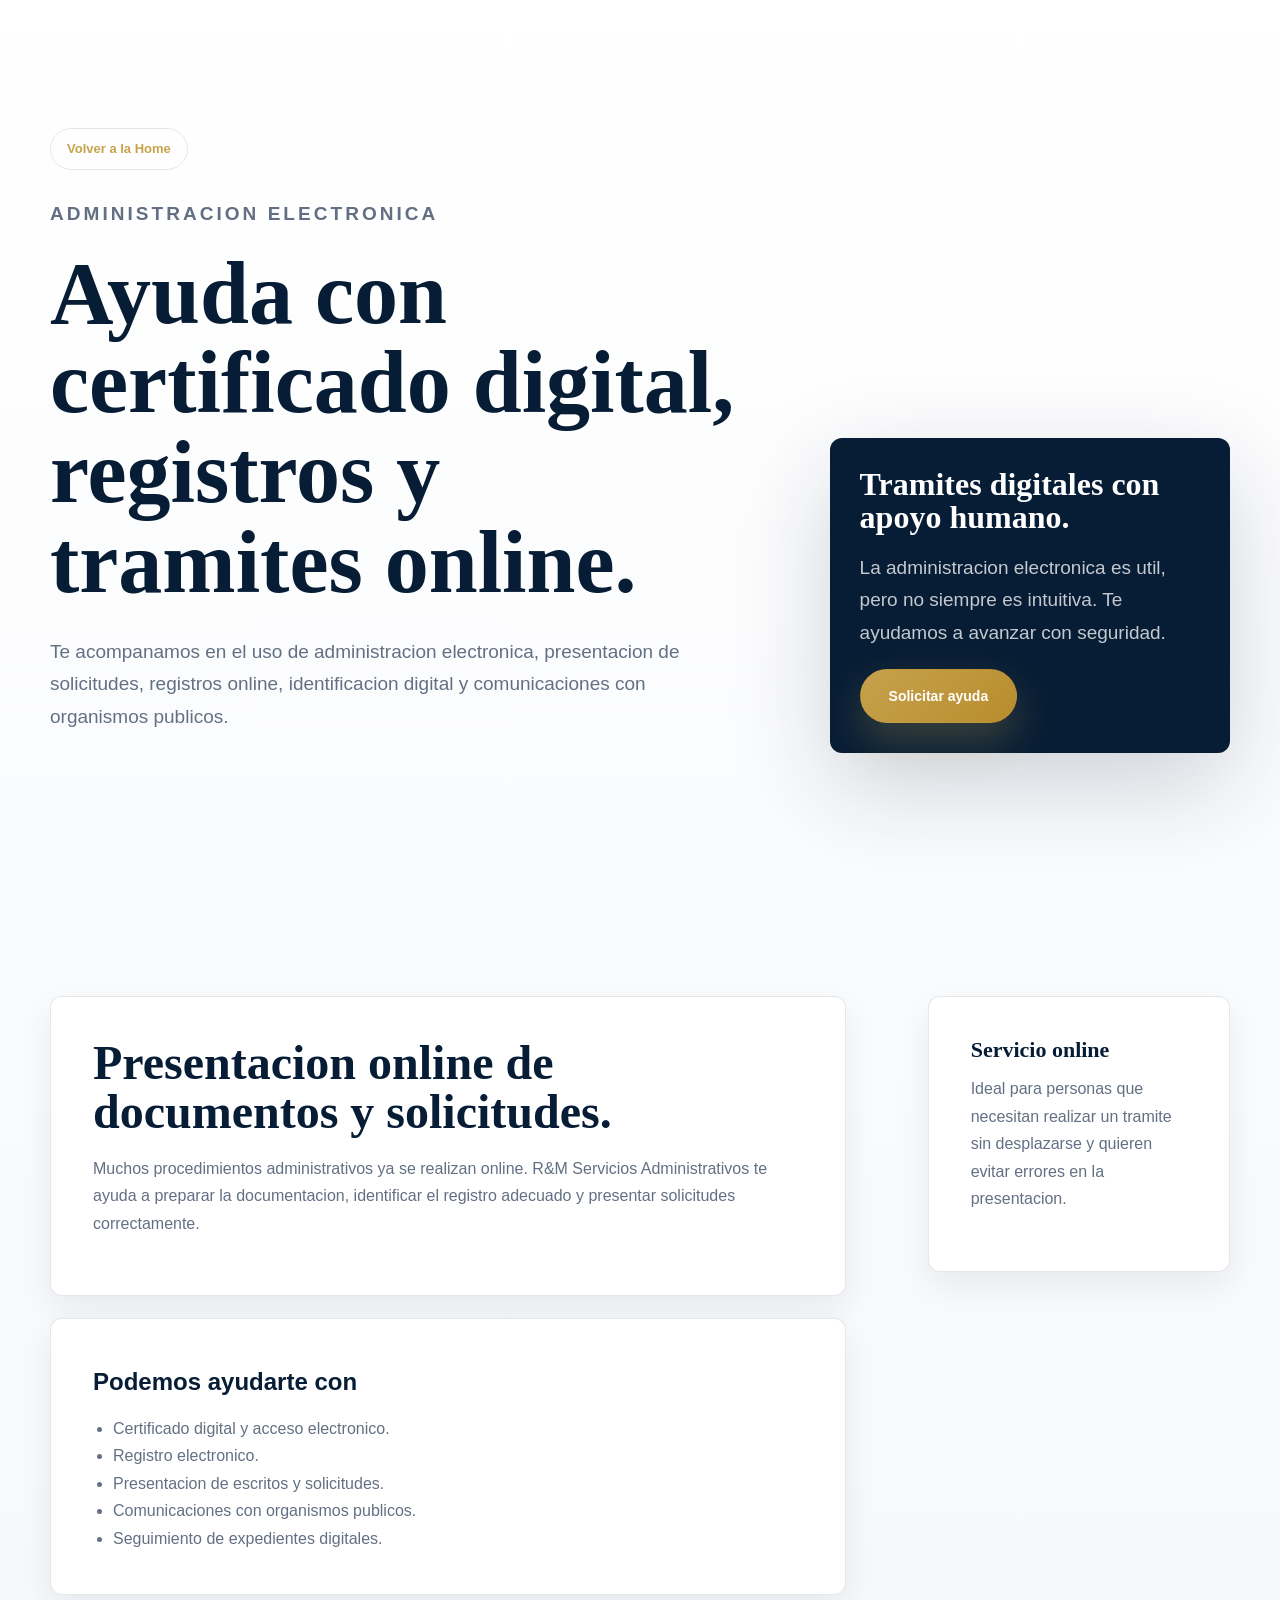
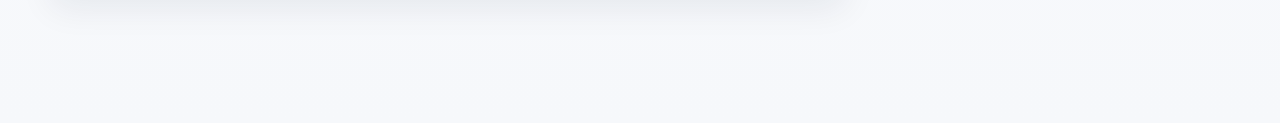
<file: administracion-electronica.html>
<!doctype html>
<html lang="es">
<head>
    <meta charset="UTF-8">
    <meta name="viewport" content="width=device-width, initial-scale=1">
    <title>Administracion electronica y certificado digital | R&M</title>
    <meta name="description" content="Ayuda con administracion electronica, certificado digital, registro electronico, identificacion online y presentacion de solicitudes administrativas.">
    <meta name="robots" content="index, follow">
    <link rel="canonical" href="https://rmserviciosadministrativos.com/administracion-electronica.html">
    <link rel="stylesheet" href="css/style.css">
    <script type="application/ld+json">
    {
        "@context": "https://schema.org",
        "@type": "Service",
        "name": "Administracion electronica",
        "provider": { "@type": "ProfessionalService", "name": "R&M Servicios Administrativos" },
        "areaServed": "Espana",
        "serviceType": "Administracion electronica y certificado digital",
        "url": "https://rmserviciosadministrativos.com/administracion-electronica.html"
    }
    </script>
</head>
<body class="service-page">
    <main>
        <section class="service-page-hero">
            <div>
                <a class="service-back" href="index.html">Volver a la Home</a>
                <p class="eyebrow">Administracion electronica</p>
                <h1>Ayuda con certificado digital, registros y tramites online.</h1>
                <p>Te acompanamos en el uso de administracion electronica, presentacion de solicitudes, registros online, identificacion digital y comunicaciones con organismos publicos.</p>
            </div>
            <aside class="service-page-card">
                <h2>Tramites digitales con apoyo humano.</h2>
                <p>La administracion electronica es util, pero no siempre es intuitiva. Te ayudamos a avanzar con seguridad.</p>
                <a class="button button-primary" href="https://wa.me/34611899262?text=Hola,%20quiero%20informacion%20sobre%20administracion%20electronica.">Solicitar ayuda</a>
            </aside>
        </section>

        <section class="service-page-content">
            <div class="service-copy">
                <article>
                    <h2>Presentacion online de documentos y solicitudes.</h2>
                    <p>Muchos procedimientos administrativos ya se realizan online. R&M Servicios Administrativos te ayuda a preparar la documentacion, identificar el registro adecuado y presentar solicitudes correctamente.</p>
                </article>
                <article>
                    <h3>Podemos ayudarte con</h3>
                    <ul>
                        <li>Certificado digital y acceso electronico.</li>
                        <li>Registro electronico.</li>
                        <li>Presentacion de escritos y solicitudes.</li>
                        <li>Comunicaciones con organismos publicos.</li>
                        <li>Seguimiento de expedientes digitales.</li>
                    </ul>
                </article>
            </div>
            <aside class="service-sidebar">
                <div class="service-side-box">
                    <h2>Servicio online</h2>
                    <p>Ideal para personas que necesitan realizar un tramite sin desplazarse y quieren evitar errores en la presentacion.</p>
                </div>
            </aside>
        </section>
    </main>
</body>
</html>
</file>
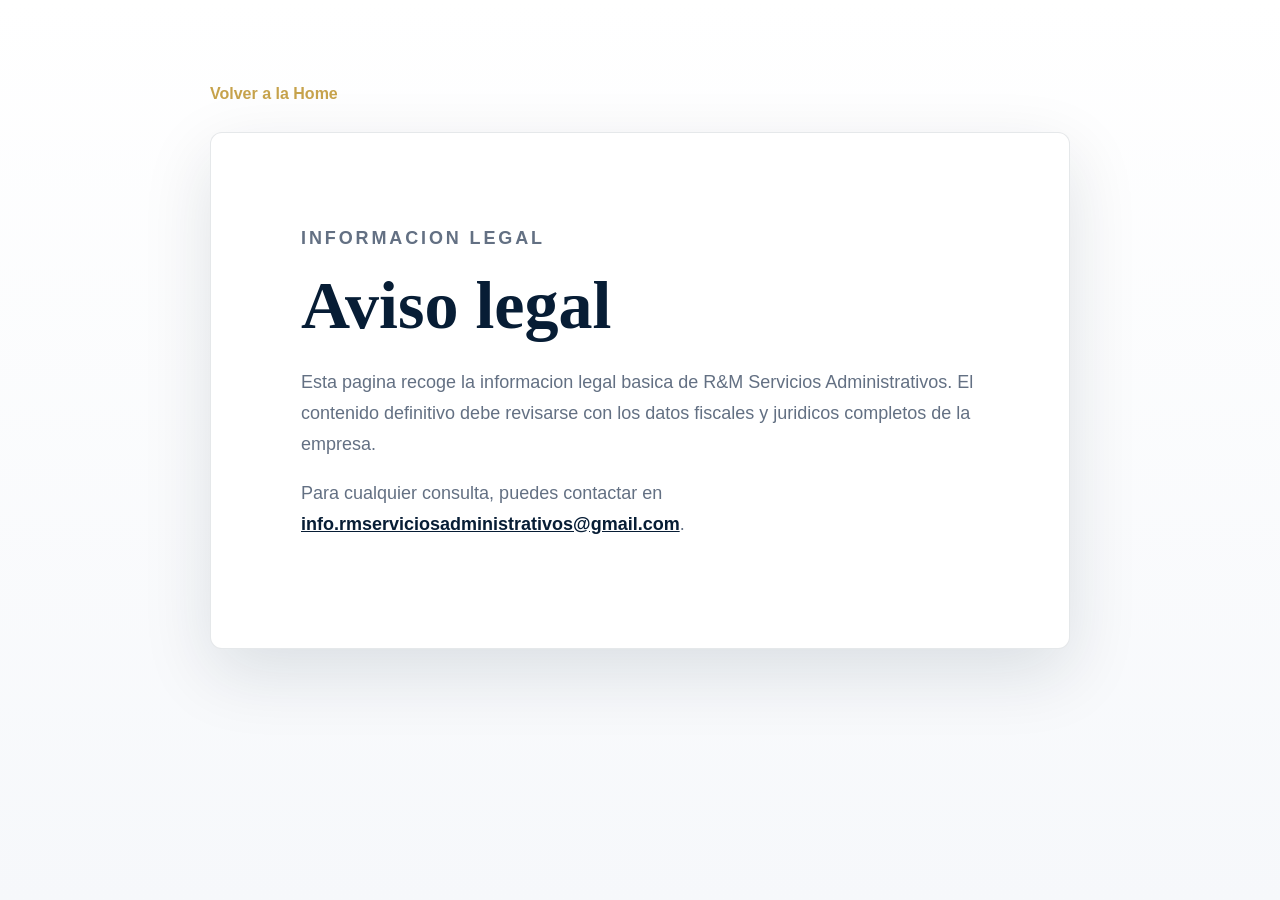
<file: aviso-legal.html>
<!doctype html>
<html lang="es">
<head>
    <meta charset="UTF-8">
    <meta name="viewport" content="width=device-width, initial-scale=1">
    <title>Aviso legal | R&M Servicios Administrativos</title>
    <meta name="robots" content="noindex, follow">
    <link rel="stylesheet" href="css/style.css">
</head>
<body>
    <main class="legal-page">
        <a class="legal-back" href="index.html">Volver a la Home</a>
        <section>
            <p class="eyebrow">Informacion legal</p>
            <h1>Aviso legal</h1>
            <p>Esta pagina recoge la informacion legal basica de R&M Servicios Administrativos. El contenido definitivo debe revisarse con los datos fiscales y juridicos completos de la empresa.</p>
            <p>Para cualquier consulta, puedes contactar en <a href="mailto:info.rmserviciosadministrativos@gmail.com">info.rmserviciosadministrativos@gmail.com</a>.</p>
        </section>
    </main>
</body>
</html>
</file>
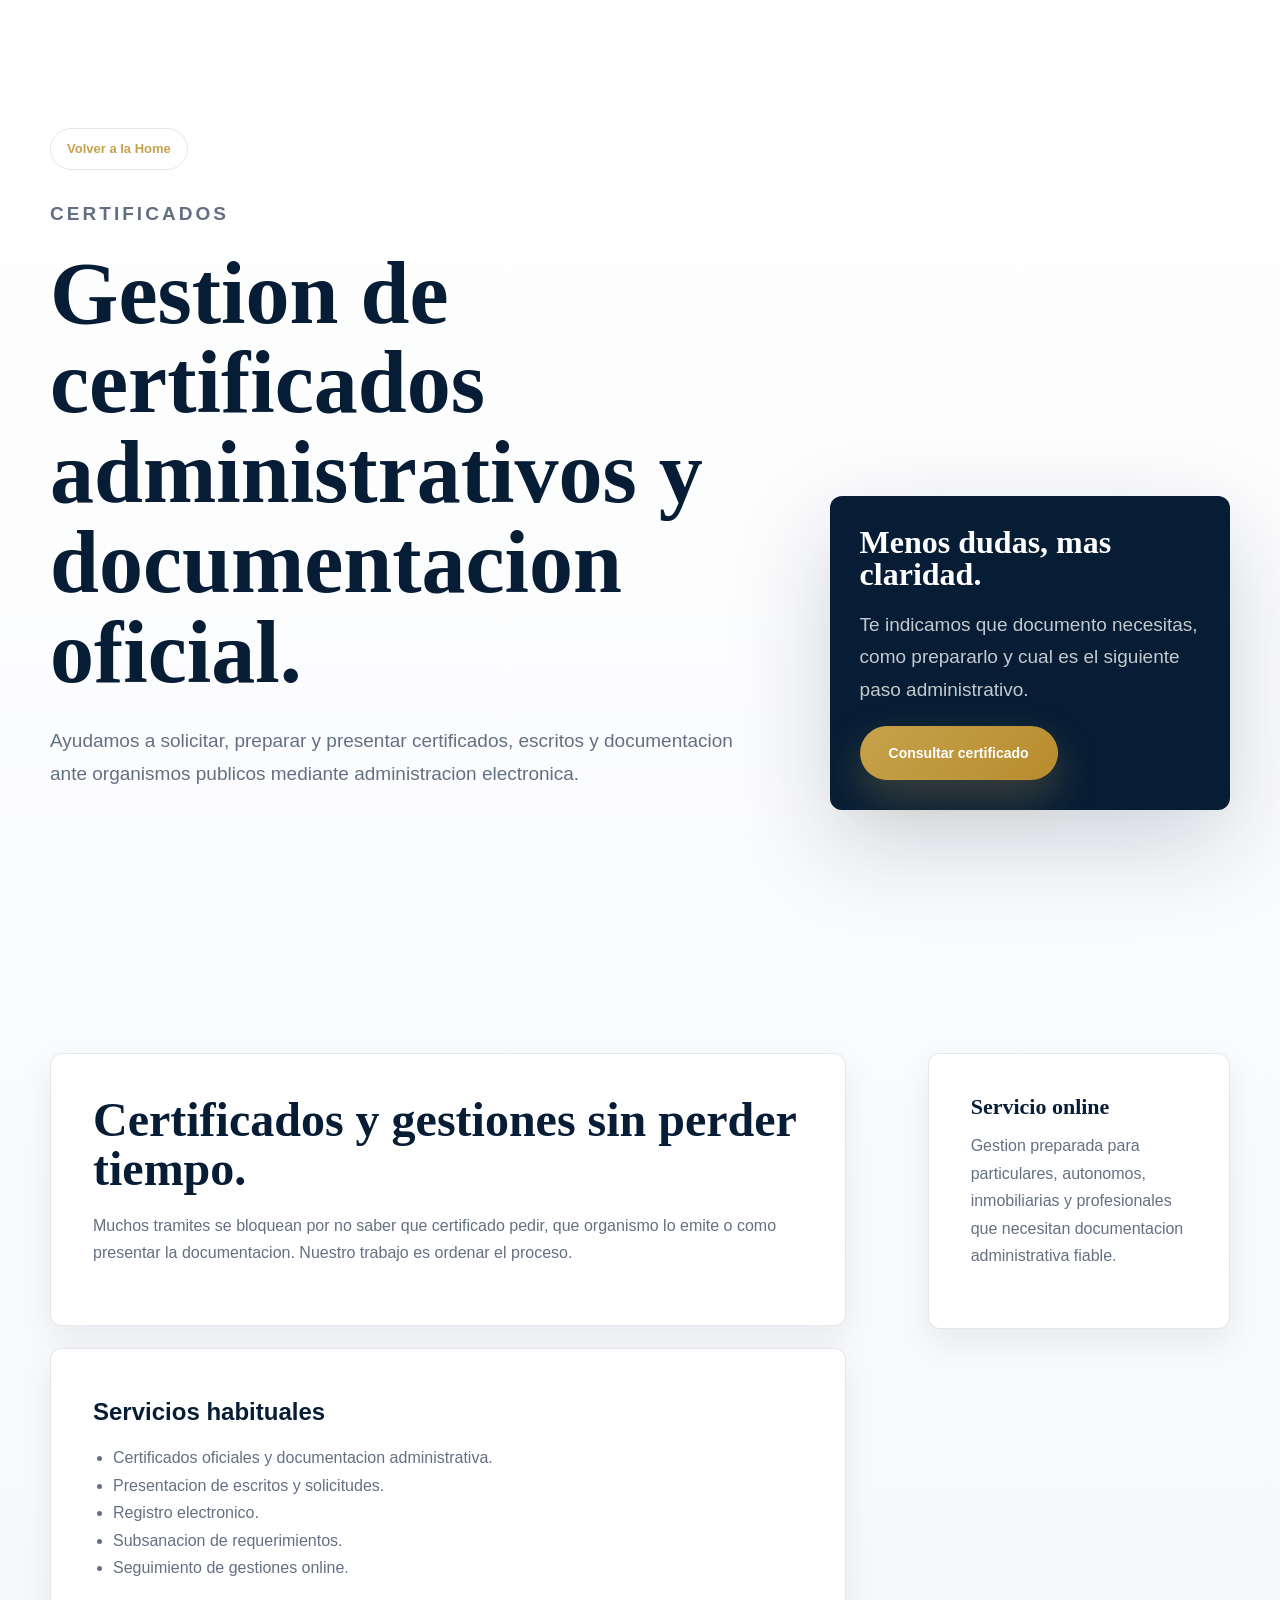
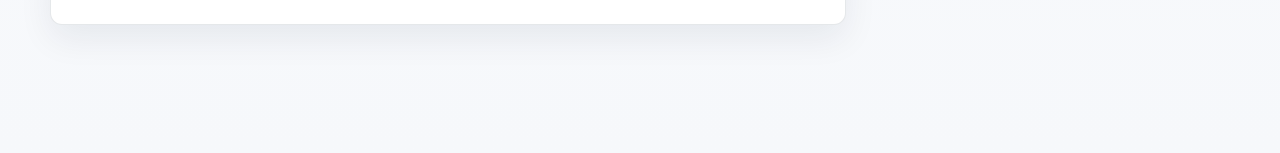
<file: certificados.html>
<!doctype html>
<html lang="es">
<head>
    <meta charset="UTF-8">
    <meta name="viewport" content="width=device-width, initial-scale=1">
    <title>Certificados administrativos online | R&M Servicios Administrativos</title>
    <meta name="description" content="Solicitud y gestion de certificados administrativos, documentacion oficial, escritos, registros electronicos y presentacion online de tramites.">
    <meta name="robots" content="index, follow">
    <link rel="canonical" href="https://rmserviciosadministrativos.com/certificados.html">
    <link rel="stylesheet" href="css/style.css">
    <script type="application/ld+json">
    {
        "@context": "https://schema.org",
        "@type": "Service",
        "name": "Certificados administrativos",
        "provider": { "@type": "ProfessionalService", "name": "R&M Servicios Administrativos" },
        "areaServed": "Espana",
        "serviceType": "Gestion de certificados administrativos",
        "url": "https://rmserviciosadministrativos.com/certificados.html"
    }
    </script>
</head>
<body class="service-page">
    <main>
        <section class="service-page-hero">
            <div>
                <a class="service-back" href="index.html">Volver a la Home</a>
                <p class="eyebrow">Certificados</p>
                <h1>Gestion de certificados administrativos y documentacion oficial.</h1>
                <p>Ayudamos a solicitar, preparar y presentar certificados, escritos y documentacion ante organismos publicos mediante administracion electronica.</p>
            </div>
            <aside class="service-page-card">
                <h2>Menos dudas, mas claridad.</h2>
                <p>Te indicamos que documento necesitas, como prepararlo y cual es el siguiente paso administrativo.</p>
                <a class="button button-primary" href="https://wa.me/34611899262?text=Hola,%20quiero%20informacion%20sobre%20certificados%20administrativos.">Consultar certificado</a>
            </aside>
        </section>

        <section class="service-page-content">
            <div class="service-copy">
                <article>
                    <h2>Certificados y gestiones sin perder tiempo.</h2>
                    <p>Muchos tramites se bloquean por no saber que certificado pedir, que organismo lo emite o como presentar la documentacion. Nuestro trabajo es ordenar el proceso.</p>
                </article>
                <article>
                    <h3>Servicios habituales</h3>
                    <ul>
                        <li>Certificados oficiales y documentacion administrativa.</li>
                        <li>Presentacion de escritos y solicitudes.</li>
                        <li>Registro electronico.</li>
                        <li>Subsanacion de requerimientos.</li>
                        <li>Seguimiento de gestiones online.</li>
                    </ul>
                </article>
            </div>
            <aside class="service-sidebar">
                <div class="service-side-box">
                    <h2>Servicio online</h2>
                    <p>Gestion preparada para particulares, autonomos, inmobiliarias y profesionales que necesitan documentacion administrativa fiable.</p>
                </div>
            </aside>
        </section>
    </main>
</body>
</html>
</file>
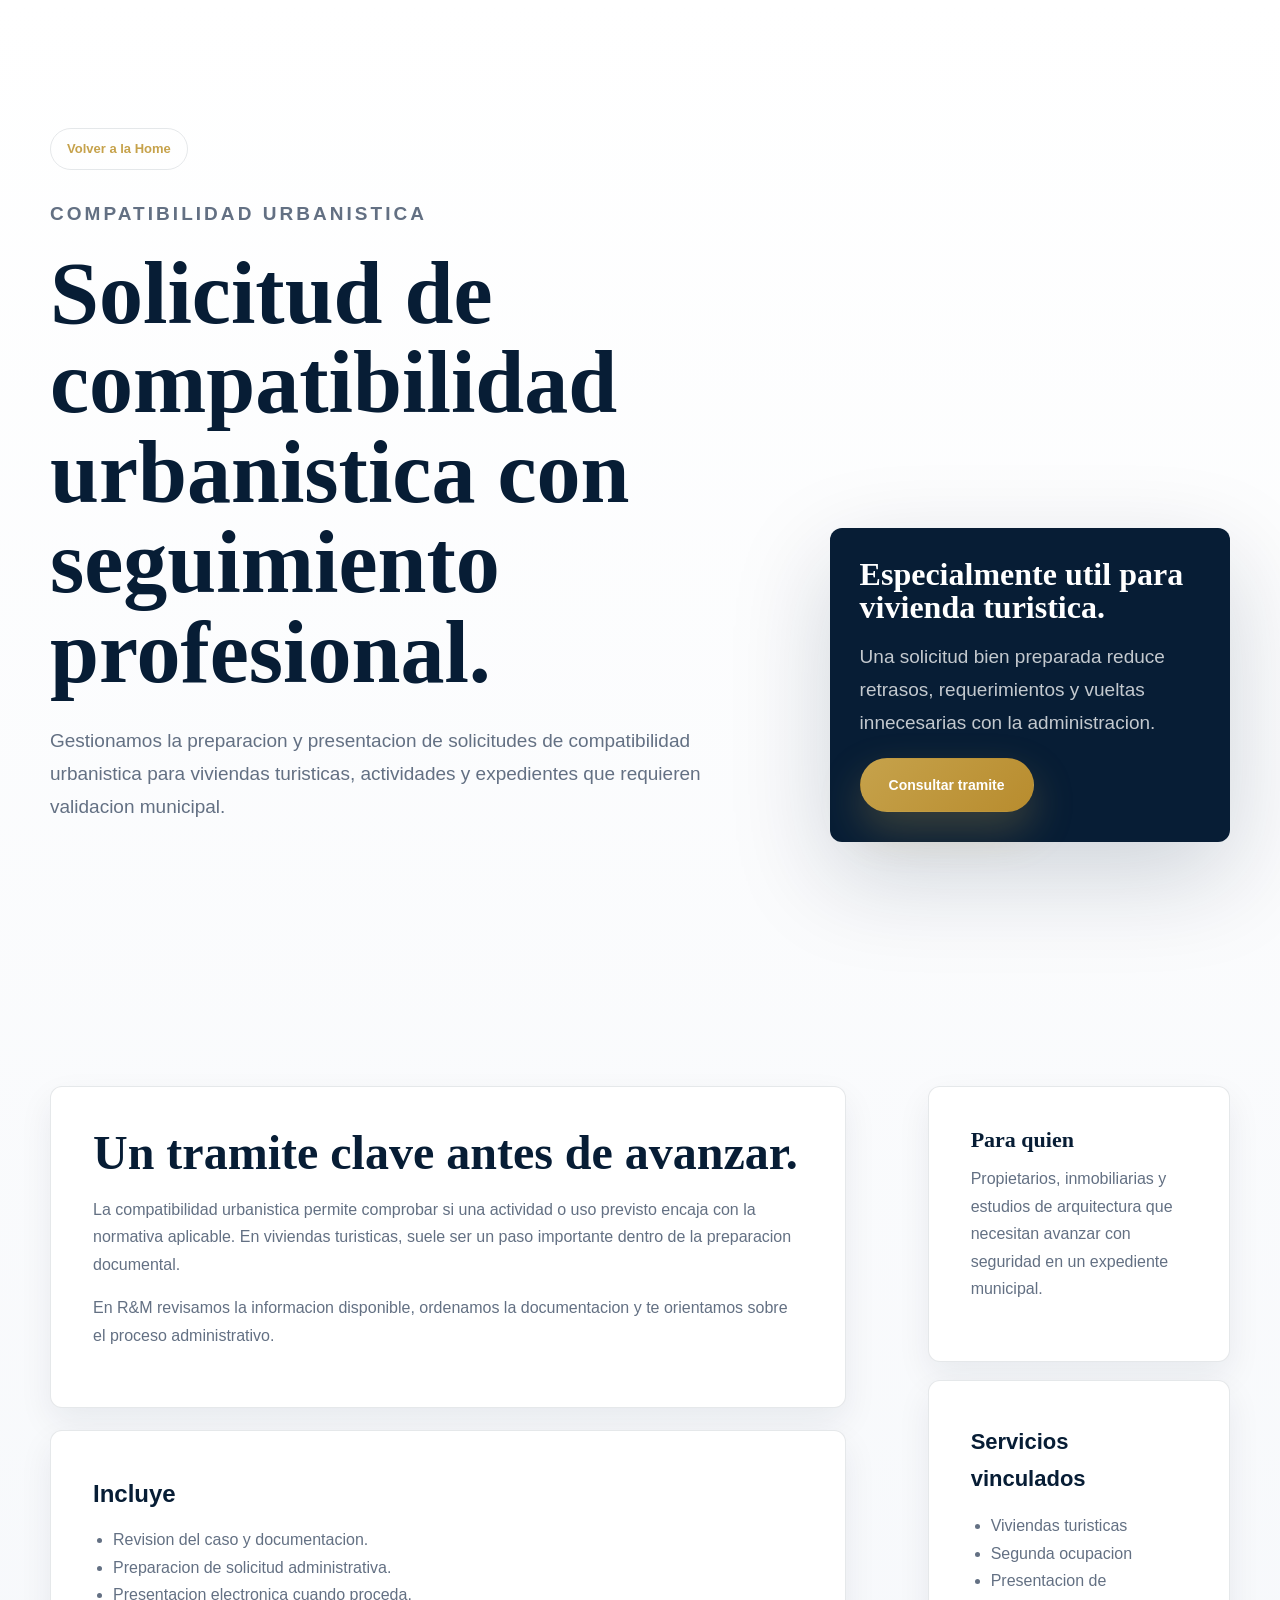
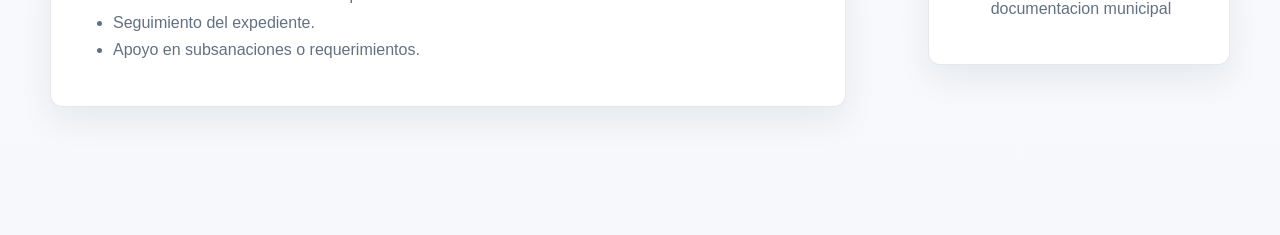
<file: compatibilidad-urbanistica.html>
<!doctype html>
<html lang="es">
<head>
    <meta charset="UTF-8">
    <meta name="viewport" content="width=device-width, initial-scale=1">
    <title>Compatibilidad urbanistica para vivienda turistica | R&M</title>
    <meta name="description" content="Solicitud y gestion de compatibilidad urbanistica para vivienda turistica, alquiler vacacional y tramites municipales en Torrevieja, Alicante y online.">
    <meta name="robots" content="index, follow">
    <link rel="canonical" href="https://rmserviciosadministrativos.com/compatibilidad-urbanistica.html">
    <link rel="stylesheet" href="css/style.css">
    <script type="application/ld+json">
    {
        "@context": "https://schema.org",
        "@type": "Service",
        "name": "Compatibilidad urbanistica",
        "provider": { "@type": "ProfessionalService", "name": "R&M Servicios Administrativos" },
        "areaServed": ["Torrevieja", "Alicante", "Comunidad Valenciana", "Espana"],
        "serviceType": "Solicitud de compatibilidad urbanistica",
        "url": "https://rmserviciosadministrativos.com/compatibilidad-urbanistica.html"
    }
    </script>
</head>
<body class="service-page">
    <main>
        <section class="service-page-hero">
            <div>
                <a class="service-back" href="index.html">Volver a la Home</a>
                <p class="eyebrow">Compatibilidad urbanistica</p>
                <h1>Solicitud de compatibilidad urbanistica con seguimiento profesional.</h1>
                <p>Gestionamos la preparacion y presentacion de solicitudes de compatibilidad urbanistica para viviendas turisticas, actividades y expedientes que requieren validacion municipal.</p>
            </div>
            <aside class="service-page-card">
                <h2>Especialmente util para vivienda turistica.</h2>
                <p>Una solicitud bien preparada reduce retrasos, requerimientos y vueltas innecesarias con la administracion.</p>
                <a class="button button-primary" href="https://wa.me/34611899262?text=Hola,%20quiero%20informacion%20sobre%20compatibilidad%20urbanistica.">Consultar tramite</a>
            </aside>
        </section>

        <section class="service-page-content">
            <div class="service-copy">
                <article>
                    <h2>Un tramite clave antes de avanzar.</h2>
                    <p>La compatibilidad urbanistica permite comprobar si una actividad o uso previsto encaja con la normativa aplicable. En viviendas turisticas, suele ser un paso importante dentro de la preparacion documental.</p>
                    <p>En R&M revisamos la informacion disponible, ordenamos la documentacion y te orientamos sobre el proceso administrativo.</p>
                </article>
                <article>
                    <h3>Incluye</h3>
                    <ul>
                        <li>Revision del caso y documentacion.</li>
                        <li>Preparacion de solicitud administrativa.</li>
                        <li>Presentacion electronica cuando proceda.</li>
                        <li>Seguimiento del expediente.</li>
                        <li>Apoyo en subsanaciones o requerimientos.</li>
                    </ul>
                </article>
            </div>
            <aside class="service-sidebar">
                <div class="service-side-box">
                    <h2>Para quien</h2>
                    <p>Propietarios, inmobiliarias y estudios de arquitectura que necesitan avanzar con seguridad en un expediente municipal.</p>
                </div>
                <div class="service-side-box">
                    <h3>Servicios vinculados</h3>
                    <ul>
                        <li>Viviendas turisticas</li>
                        <li>Segunda ocupacion</li>
                        <li>Presentacion de documentacion municipal</li>
                    </ul>
                </div>
            </aside>
        </section>
    </main>
</body>
</html>
</file>
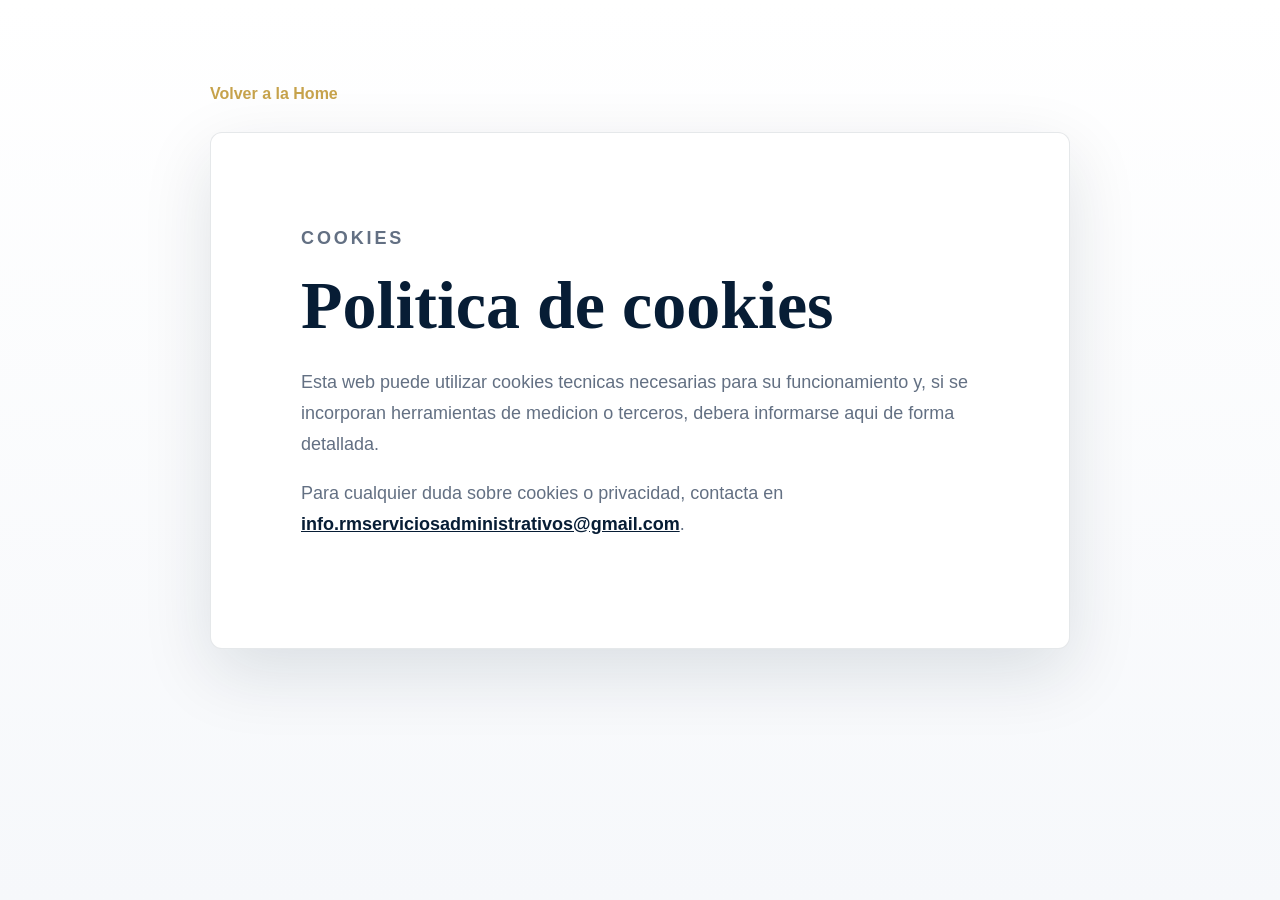
<file: cookies.html>
<!doctype html>
<html lang="es">
<head>
    <meta charset="UTF-8">
    <meta name="viewport" content="width=device-width, initial-scale=1">
    <title>Politica de cookies | R&M Servicios Administrativos</title>
    <meta name="robots" content="noindex, follow">
    <link rel="stylesheet" href="css/style.css">
</head>
<body>
    <main class="legal-page">
        <a class="legal-back" href="index.html">Volver a la Home</a>
        <section>
            <p class="eyebrow">Cookies</p>
            <h1>Politica de cookies</h1>
            <p>Esta web puede utilizar cookies tecnicas necesarias para su funcionamiento y, si se incorporan herramientas de medicion o terceros, debera informarse aqui de forma detallada.</p>
            <p>Para cualquier duda sobre cookies o privacidad, contacta en <a href="mailto:info.rmserviciosadministrativos@gmail.com">info.rmserviciosadministrativos@gmail.com</a>.</p>
        </section>
    </main>
</body>
</html>
</file>
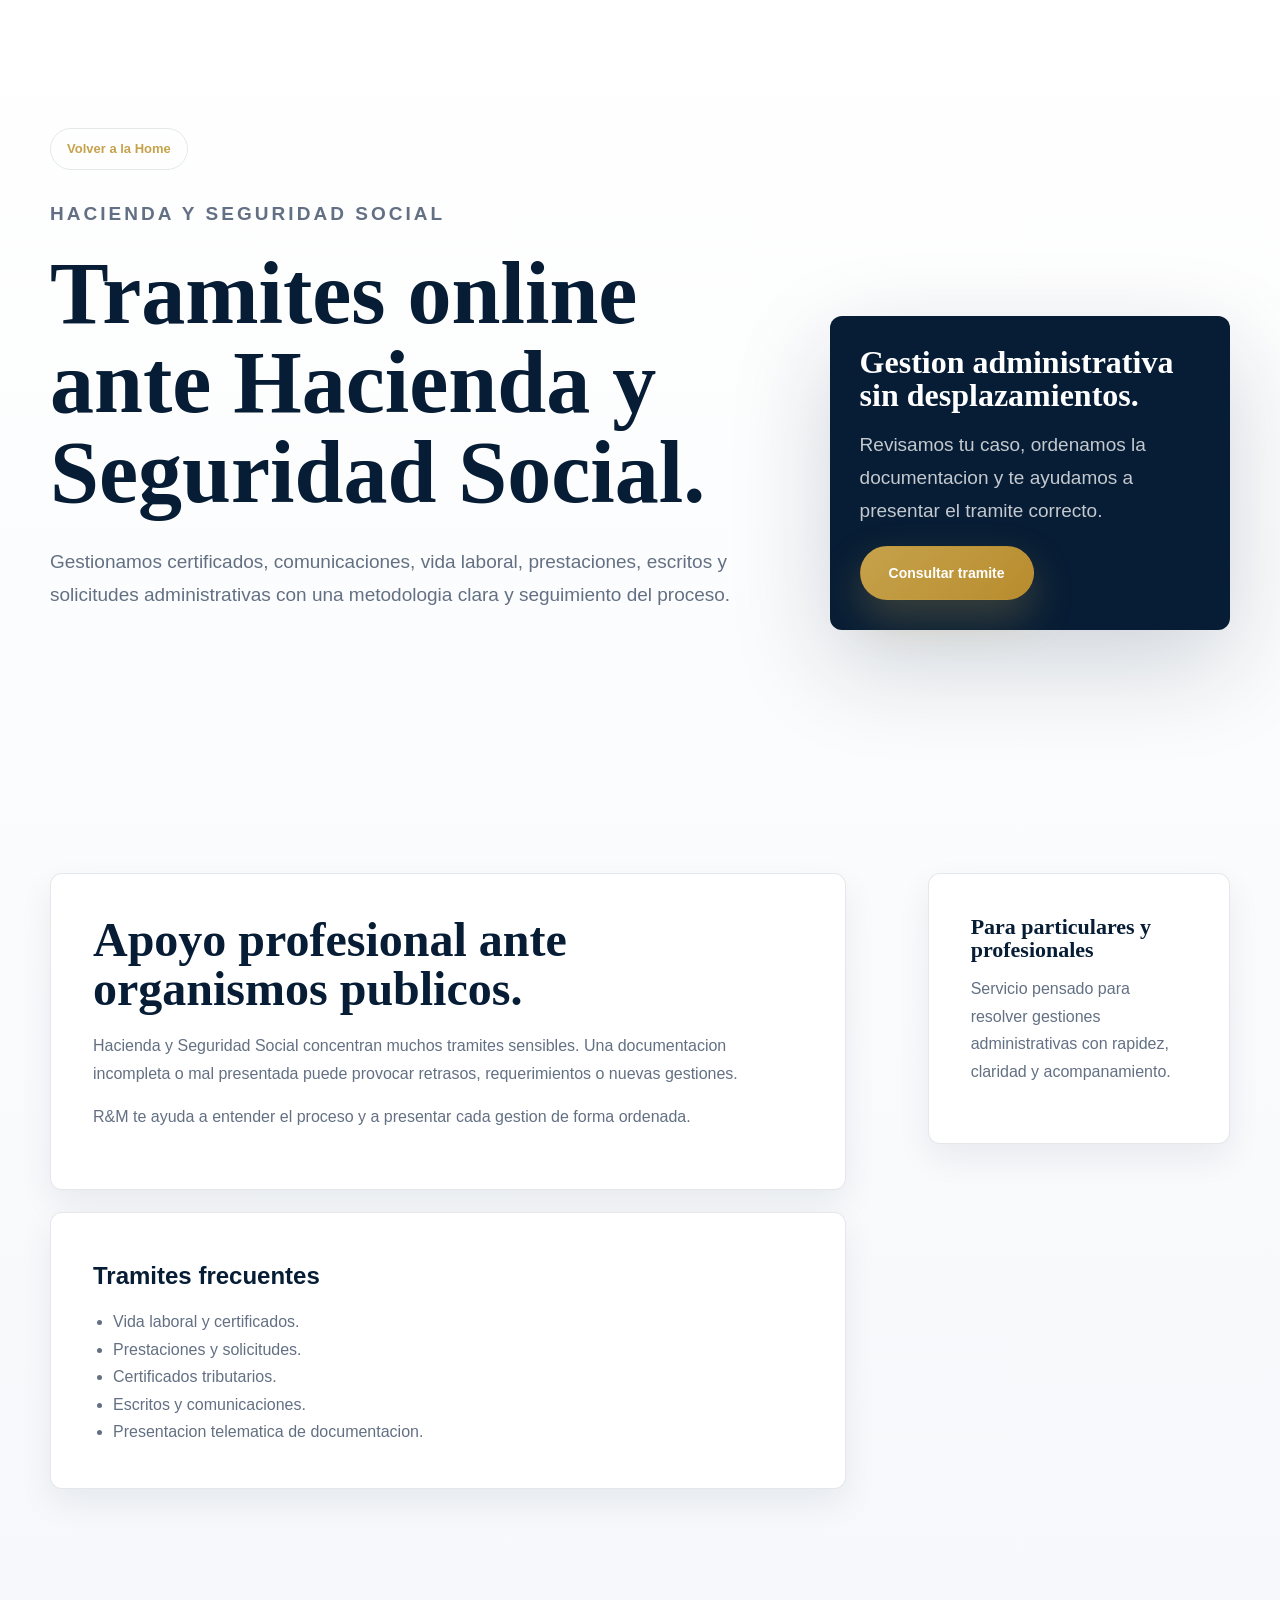
<file: hacienda-seguridad-social.html>
<!doctype html>
<html lang="es">
<head>
    <meta charset="UTF-8">
    <meta name="viewport" content="width=device-width, initial-scale=1">
    <title>Tramites de Hacienda y Seguridad Social online | R&M</title>
    <meta name="description" content="Gestion de certificados, comunicaciones, vida laboral, prestaciones, escritos y solicitudes ante Hacienda y Seguridad Social de forma online.">
    <meta name="robots" content="index, follow">
    <link rel="canonical" href="https://rmserviciosadministrativos.com/hacienda-seguridad-social.html">
    <link rel="stylesheet" href="css/style.css">
    <script type="application/ld+json">
    {
        "@context": "https://schema.org",
        "@type": "Service",
        "name": "Hacienda y Seguridad Social",
        "provider": { "@type": "ProfessionalService", "name": "R&M Servicios Administrativos" },
        "areaServed": "Espana",
        "serviceType": "Tramites de Hacienda y Seguridad Social",
        "url": "https://rmserviciosadministrativos.com/hacienda-seguridad-social.html"
    }
    </script>
</head>
<body class="service-page">
    <main>
        <section class="service-page-hero">
            <div>
                <a class="service-back" href="index.html">Volver a la Home</a>
                <p class="eyebrow">Hacienda y Seguridad Social</p>
                <h1>Tramites online ante Hacienda y Seguridad Social.</h1>
                <p>Gestionamos certificados, comunicaciones, vida laboral, prestaciones, escritos y solicitudes administrativas con una metodologia clara y seguimiento del proceso.</p>
            </div>
            <aside class="service-page-card">
                <h2>Gestion administrativa sin desplazamientos.</h2>
                <p>Revisamos tu caso, ordenamos la documentacion y te ayudamos a presentar el tramite correcto.</p>
                <a class="button button-primary" href="https://wa.me/34611899262?text=Hola,%20quiero%20informacion%20sobre%20Hacienda%20o%20Seguridad%20Social.">Consultar tramite</a>
            </aside>
        </section>

        <section class="service-page-content">
            <div class="service-copy">
                <article>
                    <h2>Apoyo profesional ante organismos publicos.</h2>
                    <p>Hacienda y Seguridad Social concentran muchos tramites sensibles. Una documentacion incompleta o mal presentada puede provocar retrasos, requerimientos o nuevas gestiones.</p>
                    <p>R&M te ayuda a entender el proceso y a presentar cada gestion de forma ordenada.</p>
                </article>
                <article>
                    <h3>Tramites frecuentes</h3>
                    <ul>
                        <li>Vida laboral y certificados.</li>
                        <li>Prestaciones y solicitudes.</li>
                        <li>Certificados tributarios.</li>
                        <li>Escritos y comunicaciones.</li>
                        <li>Presentacion telematica de documentacion.</li>
                    </ul>
                </article>
            </div>
            <aside class="service-sidebar">
                <div class="service-side-box">
                    <h2>Para particulares y profesionales</h2>
                    <p>Servicio pensado para resolver gestiones administrativas con rapidez, claridad y acompanamiento.</p>
                </div>
            </aside>
        </section>
    </main>
</body>
</html>
</file>
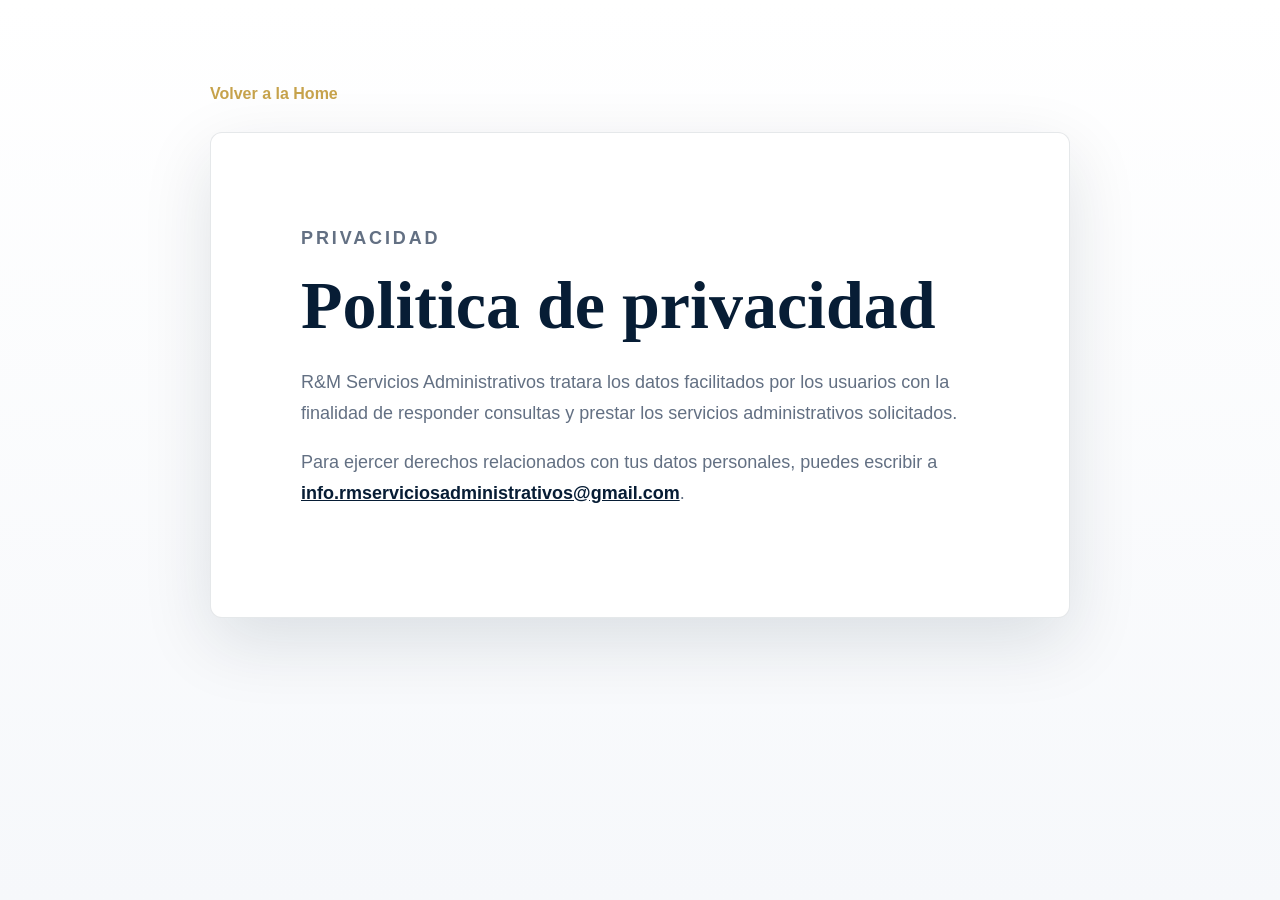
<file: privacidad.html>
<!doctype html>
<html lang="es">
<head>
    <meta charset="UTF-8">
    <meta name="viewport" content="width=device-width, initial-scale=1">
    <title>Politica de privacidad | R&M Servicios Administrativos</title>
    <meta name="robots" content="noindex, follow">
    <link rel="stylesheet" href="css/style.css">
</head>
<body>
    <main class="legal-page">
        <a class="legal-back" href="index.html">Volver a la Home</a>
        <section>
            <p class="eyebrow">Privacidad</p>
            <h1>Politica de privacidad</h1>
            <p>R&M Servicios Administrativos tratara los datos facilitados por los usuarios con la finalidad de responder consultas y prestar los servicios administrativos solicitados.</p>
            <p>Para ejercer derechos relacionados con tus datos personales, puedes escribir a <a href="mailto:info.rmserviciosadministrativos@gmail.com">info.rmserviciosadministrativos@gmail.com</a>.</p>
        </section>
    </main>
</body>
</html>
</file>
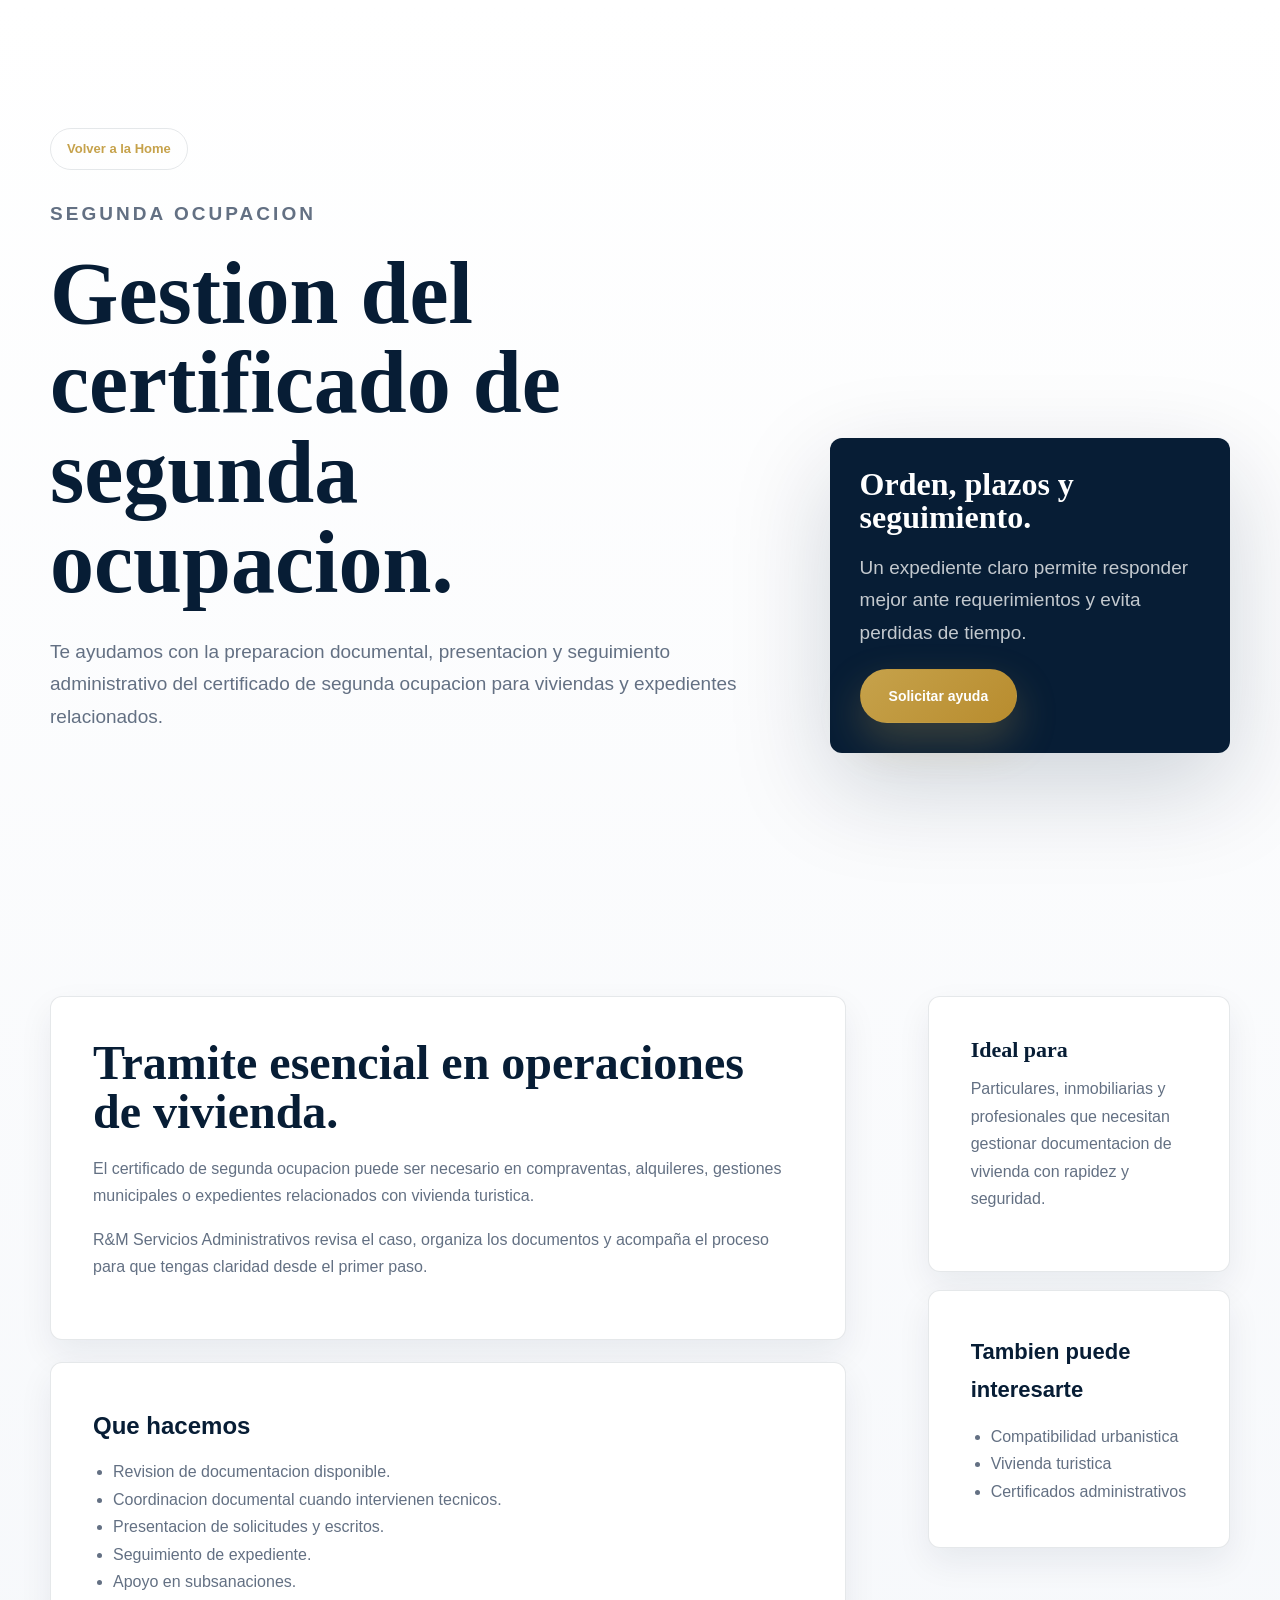
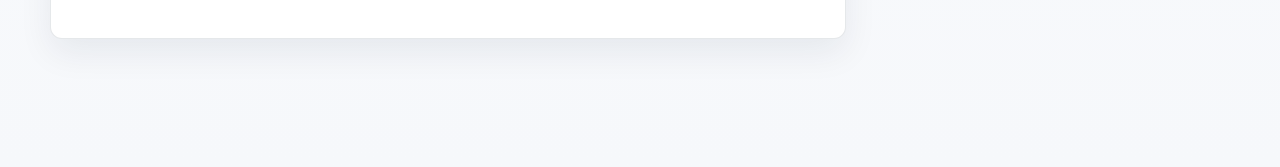
<file: segunda-ocupacion.html>
<!doctype html>
<html lang="es">
<head>
    <meta charset="UTF-8">
    <meta name="viewport" content="width=device-width, initial-scale=1">
    <title>Certificado de segunda ocupacion | Gestion administrativa R&M</title>
    <meta name="description" content="Gestion del certificado de segunda ocupacion: revision documental, presentacion administrativa y seguimiento del expediente en Torrevieja, Alicante y online.">
    <meta name="robots" content="index, follow">
    <link rel="canonical" href="https://rmserviciosadministrativos.com/segunda-ocupacion.html">
    <link rel="stylesheet" href="css/style.css">
    <script type="application/ld+json">
    {
        "@context": "https://schema.org",
        "@type": "Service",
        "name": "Certificado de segunda ocupacion",
        "provider": { "@type": "ProfessionalService", "name": "R&M Servicios Administrativos" },
        "areaServed": ["Torrevieja", "Alicante", "Comunidad Valenciana", "Espana"],
        "serviceType": "Gestion de certificado de segunda ocupacion",
        "url": "https://rmserviciosadministrativos.com/segunda-ocupacion.html"
    }
    </script>
</head>
<body class="service-page">
    <main>
        <section class="service-page-hero">
            <div>
                <a class="service-back" href="index.html">Volver a la Home</a>
                <p class="eyebrow">Segunda ocupacion</p>
                <h1>Gestion del certificado de segunda ocupacion.</h1>
                <p>Te ayudamos con la preparacion documental, presentacion y seguimiento administrativo del certificado de segunda ocupacion para viviendas y expedientes relacionados.</p>
            </div>
            <aside class="service-page-card">
                <h2>Orden, plazos y seguimiento.</h2>
                <p>Un expediente claro permite responder mejor ante requerimientos y evita perdidas de tiempo.</p>
                <a class="button button-primary" href="https://wa.me/34611899262?text=Hola,%20quiero%20informacion%20sobre%20segunda%20ocupacion.">Solicitar ayuda</a>
            </aside>
        </section>

        <section class="service-page-content">
            <div class="service-copy">
                <article>
                    <h2>Tramite esencial en operaciones de vivienda.</h2>
                    <p>El certificado de segunda ocupacion puede ser necesario en compraventas, alquileres, gestiones municipales o expedientes relacionados con vivienda turistica.</p>
                    <p>R&M Servicios Administrativos revisa el caso, organiza los documentos y acompaña el proceso para que tengas claridad desde el primer paso.</p>
                </article>
                <article>
                    <h3>Que hacemos</h3>
                    <ul>
                        <li>Revision de documentacion disponible.</li>
                        <li>Coordinacion documental cuando intervienen tecnicos.</li>
                        <li>Presentacion de solicitudes y escritos.</li>
                        <li>Seguimiento de expediente.</li>
                        <li>Apoyo en subsanaciones.</li>
                    </ul>
                </article>
            </div>
            <aside class="service-sidebar">
                <div class="service-side-box">
                    <h2>Ideal para</h2>
                    <p>Particulares, inmobiliarias y profesionales que necesitan gestionar documentacion de vivienda con rapidez y seguridad.</p>
                </div>
                <div class="service-side-box">
                    <h3>Tambien puede interesarte</h3>
                    <ul>
                        <li>Compatibilidad urbanistica</li>
                        <li>Vivienda turistica</li>
                        <li>Certificados administrativos</li>
                    </ul>
                </div>
            </aside>
        </section>
    </main>
</body>
</html>
</file>
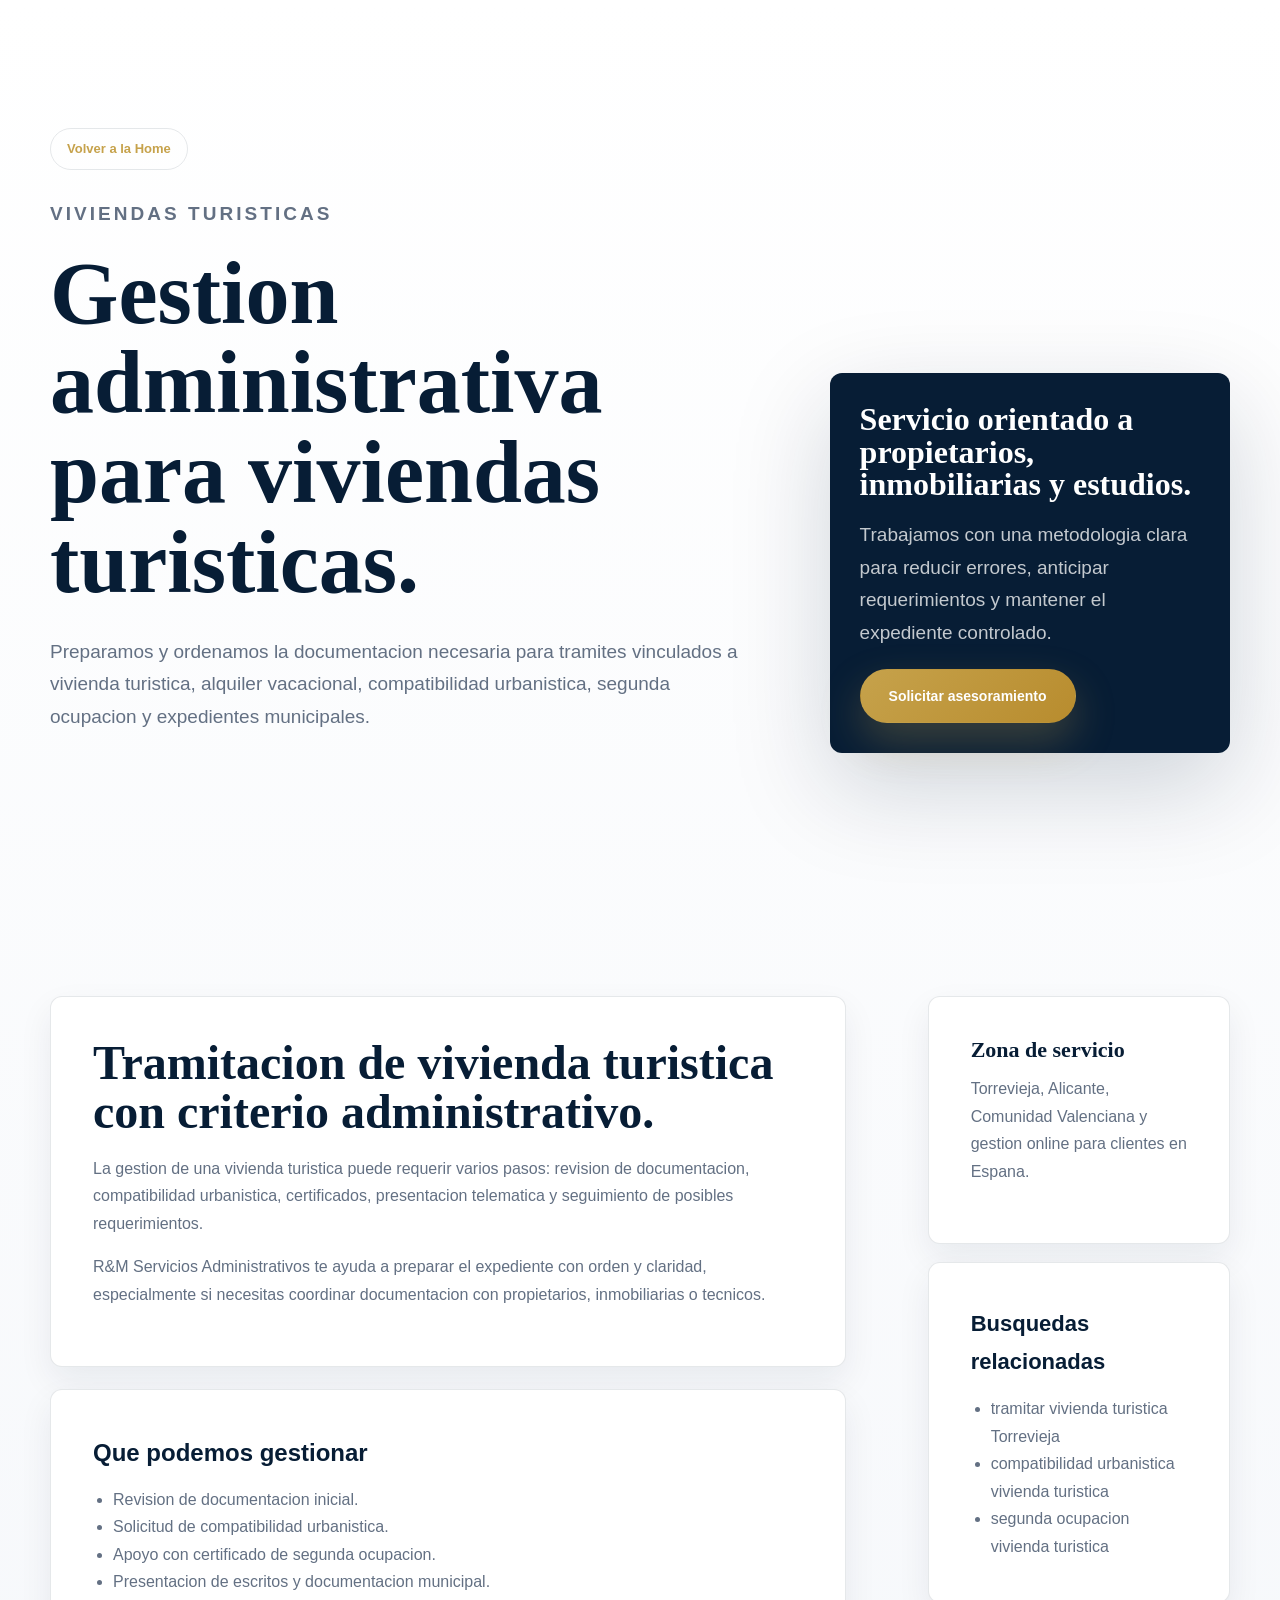
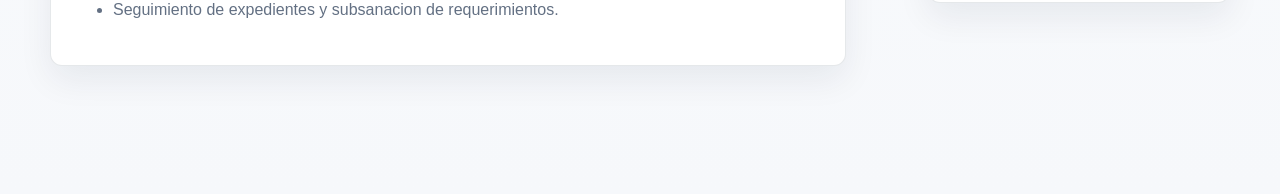
<file: viviendas-turisticas.html>
<!doctype html>
<html lang="es">
<head>
    <meta charset="UTF-8">
    <meta name="viewport" content="width=device-width, initial-scale=1">
    <title>Gestion de viviendas turisticas en Torrevieja y Alicante | R&M</title>
    <meta name="description" content="Gestion administrativa para viviendas turisticas: documentacion, compatibilidad urbanistica, segunda ocupacion, registros y seguimiento de expedientes en Torrevieja, Alicante y online.">
    <meta name="robots" content="index, follow">
    <link rel="canonical" href="https://rmserviciosadministrativos.com/viviendas-turisticas.html">
    <link rel="stylesheet" href="css/style.css">
    <script type="application/ld+json">
    {
        "@context": "https://schema.org",
        "@type": "Service",
        "name": "Gestion de viviendas turisticas",
        "provider": { "@type": "ProfessionalService", "name": "R&M Servicios Administrativos" },
        "areaServed": ["Torrevieja", "Alicante", "Comunidad Valenciana", "Espana"],
        "serviceType": "Gestion administrativa de viviendas turisticas",
        "url": "https://rmserviciosadministrativos.com/viviendas-turisticas.html"
    }
    </script>
</head>
<body class="service-page">
    <main>
        <section class="service-page-hero">
            <div>
                <a class="service-back" href="index.html">Volver a la Home</a>
                <p class="eyebrow">Viviendas turisticas</p>
                <h1>Gestion administrativa para viviendas turisticas.</h1>
                <p>Preparamos y ordenamos la documentacion necesaria para tramites vinculados a vivienda turistica, alquiler vacacional, compatibilidad urbanistica, segunda ocupacion y expedientes municipales.</p>
            </div>
            <aside class="service-page-card">
                <h2>Servicio orientado a propietarios, inmobiliarias y estudios.</h2>
                <p>Trabajamos con una metodologia clara para reducir errores, anticipar requerimientos y mantener el expediente controlado.</p>
                <a class="button button-primary" href="https://wa.me/34611899262?text=Hola,%20quiero%20informacion%20sobre%20vivienda%20turistica.">Solicitar asesoramiento</a>
            </aside>
        </section>

        <section class="service-page-content">
            <div class="service-copy">
                <article>
                    <h2>Tramitacion de vivienda turistica con criterio administrativo.</h2>
                    <p>La gestion de una vivienda turistica puede requerir varios pasos: revision de documentacion, compatibilidad urbanistica, certificados, presentacion telematica y seguimiento de posibles requerimientos.</p>
                    <p>R&M Servicios Administrativos te ayuda a preparar el expediente con orden y claridad, especialmente si necesitas coordinar documentacion con propietarios, inmobiliarias o tecnicos.</p>
                </article>
                <article>
                    <h3>Que podemos gestionar</h3>
                    <ul>
                        <li>Revision de documentacion inicial.</li>
                        <li>Solicitud de compatibilidad urbanistica.</li>
                        <li>Apoyo con certificado de segunda ocupacion.</li>
                        <li>Presentacion de escritos y documentacion municipal.</li>
                        <li>Seguimiento de expedientes y subsanacion de requerimientos.</li>
                    </ul>
                </article>
            </div>
            <aside class="service-sidebar">
                <div class="service-side-box">
                    <h2>Zona de servicio</h2>
                    <p>Torrevieja, Alicante, Comunidad Valenciana y gestion online para clientes en Espana.</p>
                </div>
                <div class="service-side-box">
                    <h3>Busquedas relacionadas</h3>
                    <ul>
                        <li>tramitar vivienda turistica Torrevieja</li>
                        <li>compatibilidad urbanistica vivienda turistica</li>
                        <li>segunda ocupacion vivienda turistica</li>
                    </ul>
                </div>
            </aside>
        </section>
    </main>
</body>
</html>
</file>
<file: css/style.css>
:root {
    --navy: #071d35;
    --navy-2: #0d2f51;
    --blue: #173d63;
    --gold: #c6a24b;
    --gold-2: #e0c16b;
    --ink: #102033;
    --muted: #637083;
    --line: rgba(7, 29, 53, .1);
    --line-strong: rgba(7, 29, 53, .16);
    --paper: #ffffff;
    --soft: #f6f8fb;
    --soft-2: #eef3f8;
    --shadow-sm: 0 14px 34px rgba(7, 29, 53, .07);
    --shadow-md: 0 24px 70px rgba(7, 29, 53, .12);
    --shadow-lg: 0 34px 100px rgba(7, 29, 53, .18);
    --radius: 12px;
    --radius-sm: 8px;
    --wrap: min(1180px, calc(100% - 48px));
    --section: clamp(104px, 12vw, 156px);
}

* {
    box-sizing: border-box;
}

html {
    scroll-behavior: smooth;
    text-size-adjust: 100%;
}

body {
    margin: 0;
    font-family: "Manrope", Arial, sans-serif;
    color: var(--ink);
    background: var(--paper);
    line-height: 1.72;
    overflow-x: hidden;
    text-rendering: optimizeLegibility;
}

img {
    display: block;
    max-width: 100%;
}

a {
    color: inherit;
}

::selection {
    color: #fff;
    background: var(--navy);
}

.site-header {
    position: sticky;
    top: 0;
    z-index: 50;
    background: rgba(255, 255, 255, .9);
    border-bottom: 1px solid rgba(7, 29, 53, .08);
    backdrop-filter: blur(20px);
}

.navbar {
    width: var(--wrap);
    min-height: 92px;
    margin: 0 auto;
    display: flex;
    align-items: center;
    justify-content: space-between;
    gap: 32px;
}

.brand {
    display: inline-flex;
    align-items: center;
    text-decoration: none;
}

.brand img {
    width: 74px;
    height: 74px;
    object-fit: contain;
}

.menu {
    display: flex;
    align-items: center;
    justify-content: flex-end;
    gap: clamp(16px, 2.2vw, 30px);
}

.menu a {
    position: relative;
    color: var(--navy);
    text-decoration: none;
    font-size: 14px;
    font-weight: 800;
}

.menu a:not(.nav-cta)::after {
    content: "";
    position: absolute;
    right: 0;
    bottom: -8px;
    left: 0;
    height: 1px;
    background: var(--gold);
    transform: scaleX(0);
    transform-origin: center;
    transition: transform .28s ease;
}

.menu a:hover::after {
    transform: scaleX(1);
}

.nav-cta {
    min-height: 44px;
    padding: 0 20px;
    display: inline-flex;
    align-items: center;
    justify-content: center;
    color: #fff !important;
    background: var(--navy);
    border: 1px solid var(--navy);
    border-radius: 999px;
    box-shadow: 0 16px 34px rgba(7, 29, 53, .16);
    transition: transform .28s ease, box-shadow .28s ease, background .28s ease, border-color .28s ease;
}

.nav-cta:hover {
    background: var(--gold);
    border-color: var(--gold);
    box-shadow: 0 18px 38px rgba(198, 162, 75, .22);
    transform: translateY(-2px);
}

.hero-section {
    position: relative;
    overflow: hidden;
    background:
        radial-gradient(circle at 84% 18%, rgba(198, 162, 75, .1), transparent 30%),
        linear-gradient(180deg, #ffffff 0%, #f8fafc 58%, #ffffff 100%);
}

.hero-section::before {
    content: "";
    position: absolute;
    inset: 0;
    background-image:
        linear-gradient(90deg, rgba(7, 29, 53, .025) 1px, transparent 1px),
        linear-gradient(0deg, rgba(7, 29, 53, .025) 1px, transparent 1px);
    background-size: 96px 96px;
    mask-image: linear-gradient(180deg, rgba(0, 0, 0, .65), transparent 78%);
    pointer-events: none;
}

.hero-content {
    position: relative;
    width: var(--wrap);
    min-height: calc(100vh - 92px);
    margin: 0 auto;
    padding: clamp(96px, 11vw, 148px) 0 clamp(92px, 10vw, 138px);
    display: grid;
    grid-template-columns: minmax(0, .94fr) minmax(420px, 1.06fr);
    gap: clamp(58px, 8vw, 104px);
    align-items: center;
}

.hero-copy {
    max-width: 650px;
}

.eyebrow {
    margin: 0 0 18px;
    color: var(--gold);
    font-size: 12px;
    font-weight: 900;
    letter-spacing: .16em;
    text-transform: uppercase;
}

h1,
h2,
h3,
p {
    margin-top: 0;
}

h1,
h2 {
    font-family: "Playfair Display", Georgia, serif;
    color: var(--navy);
    line-height: 1.02;
}

h1 {
    max-width: 760px;
    margin-bottom: 30px;
    font-size: clamp(54px, 6.9vw, 88px);
}

.hero-description {
    max-width: 620px;
    margin-bottom: 40px;
    color: var(--muted);
    font-size: clamp(18px, 1.8vw, 21px);
    line-height: 1.75;
}

.hero-actions,
.cta-actions {
    display: flex;
    flex-wrap: wrap;
    gap: 16px;
    align-items: center;
}

.button {
    position: relative;
    min-height: 54px;
    padding: 0 28px;
    display: inline-flex;
    align-items: center;
    justify-content: center;
    overflow: hidden;
    border: 1px solid transparent;
    border-radius: 999px;
    font-size: 14px;
    font-weight: 900;
    text-decoration: none;
    transition: transform .32s ease, box-shadow .32s ease, background .32s ease, border-color .32s ease, color .32s ease;
}

.button::after {
    content: "";
    position: absolute;
    inset: 0;
    background: linear-gradient(120deg, transparent, rgba(255, 255, 255, .22), transparent);
    transform: translateX(-115%);
    transition: transform .62s ease;
}

.button:hover {
    transform: translateY(-3px);
}

.button:hover::after {
    transform: translateX(115%);
}

.button-primary {
    color: #fff;
    background: linear-gradient(135deg, var(--gold), #b88c2e);
    box-shadow: 0 18px 42px rgba(198, 162, 75, .28);
}

.button-primary:hover {
    box-shadow: 0 24px 54px rgba(198, 162, 75, .36);
}

.button-secondary {
    color: var(--navy);
    background: rgba(255, 255, 255, .86);
    border-color: var(--line-strong);
    box-shadow: var(--shadow-sm);
}

.button-secondary:hover {
    border-color: rgba(198, 162, 75, .5);
    box-shadow: 0 20px 48px rgba(7, 29, 53, .1);
}

.button-light {
    color: var(--navy);
    background: #fff;
    box-shadow: 0 18px 40px rgba(0, 0, 0, .14);
}

.button-large {
    min-height: 64px;
    padding: 0 34px;
    font-size: 15px;
}

.hero-metrics {
    display: grid;
    grid-template-columns: repeat(3, minmax(0, 1fr));
    gap: 22px;
    margin: 56px 0 0;
}

.hero-metrics div {
    padding-top: 20px;
    border-top: 1px solid var(--line);
}

.hero-metrics dt {
    color: var(--navy);
    font-size: 24px;
    font-weight: 900;
    line-height: 1.1;
}

.hero-metrics dd {
    margin: 8px 0 0;
    color: var(--muted);
    font-size: 13px;
    font-weight: 800;
    text-transform: uppercase;
}

.hero-panel {
    position: relative;
    min-height: 620px;
    padding: 22px;
    display: flex;
    flex-direction: column;
    justify-content: flex-end;
    background:
        linear-gradient(150deg, rgba(7, 29, 53, .98), rgba(13, 47, 81, .94)),
        var(--navy);
    border: 1px solid rgba(255, 255, 255, .16);
    border-radius: var(--radius);
    box-shadow: var(--shadow-lg);
}

.hero-panel::before {
    content: "";
    position: absolute;
    inset: 18px;
    border: 1px solid rgba(255, 255, 255, .12);
    border-radius: calc(var(--radius) - 2px);
    pointer-events: none;
}

.hero-panel-logo {
    position: absolute;
    top: 30px;
    right: 34px;
    width: clamp(118px, 13vw, 170px);
    height: auto;
    opacity: .16;
    filter: saturate(.9);
}

.hero-card {
    position: relative;
    padding: 30px;
    color: #fff;
    background: rgba(255, 255, 255, .075);
    border: 1px solid rgba(255, 255, 255, .14);
    border-radius: var(--radius-sm);
    box-shadow: inset 0 1px 0 rgba(255, 255, 255, .08);
}

.hero-card-featured {
    min-height: 365px;
    display: flex;
    flex-direction: column;
    justify-content: flex-end;
    background: linear-gradient(180deg, rgba(255, 255, 255, .09), rgba(255, 255, 255, .045));
}

.hero-card span {
    display: block;
    margin-bottom: 12px;
    color: var(--gold-2);
    font-size: 11px;
    font-weight: 900;
    letter-spacing: .14em;
    text-transform: uppercase;
}

.hero-card h2,
.hero-card strong {
    color: #fff;
}

.hero-card h2 {
    margin: 0 0 18px;
    font-size: clamp(34px, 4vw, 48px);
}

.hero-card p {
    margin-bottom: 0;
    color: rgba(255, 255, 255, .76);
}

.hero-card a {
    width: fit-content;
    margin-top: 28px;
    color: var(--gold-2);
    font-size: 14px;
    font-weight: 900;
    text-decoration: none;
}

.hero-mini-grid {
    display: grid;
    grid-template-columns: 1fr 1fr;
    gap: 16px;
    margin-top: 16px;
}

section {
    padding: var(--section) 0;
}

.intro-section,
.audience-section,
.service-detail-section,
.local-seo-section,
.method-section,
.pre-faq-cta,
.faq-section,
.news-section {
    width: var(--wrap);
    margin: 0 auto;
}

.section-heading {
    max-width: 790px;
    margin-bottom: clamp(46px, 5.6vw, 70px);
}

.section-heading-center {
    margin-right: auto;
    margin-left: auto;
    text-align: center;
}

.section-heading h2,
.cta-content h2,
.pre-faq-cta h2 {
    margin-bottom: 0;
    font-size: clamp(38px, 4.7vw, 62px);
}

.intro-grid {
    display: grid;
    grid-template-columns: 1fr 1fr;
    gap: clamp(44px, 7vw, 86px);
    color: var(--muted);
    font-size: 18px;
}

.intro-grid p {
    margin-bottom: 0;
}

.audience-section {
    padding-top: calc(var(--section) * .82);
}

.audience-grid {
    display: grid;
    grid-template-columns: repeat(3, minmax(0, 1fr));
    gap: 18px;
}

.audience-grid article,
.service-card,
.service-detail-grid article,
.steps article,
.news-grid article,
.faq-list details {
    background: #fff;
    border: 1px solid rgba(7, 29, 53, .085);
    border-radius: var(--radius);
    box-shadow: var(--shadow-sm);
    transition: transform .32s ease, box-shadow .32s ease, border-color .32s ease;
}

.audience-grid article {
    min-height: 100%;
    padding: 0;
    display: flex;
    flex-direction: column;
    overflow: hidden;
}

.audience-grid article:hover,
.service-card:hover,
.service-detail-grid article:hover,
.steps article:hover,
.news-grid article:hover {
    transform: translateY(-7px);
    border-color: rgba(198, 162, 75, .28);
    box-shadow: var(--shadow-md);
}

.audience-image {
    position: relative;
    margin: 0;
    overflow: hidden;
    background: var(--soft);
}

.audience-image::after {
    content: "";
    position: absolute;
    inset: 0;
    background: linear-gradient(180deg, rgba(7, 29, 53, 0), rgba(7, 29, 53, .22));
    pointer-events: none;
}

.audience-image img {
    width: 100%;
    aspect-ratio: 1.42 / 1;
    object-fit: cover;
    filter: saturate(.88) contrast(1.02);
    transition: transform .7s ease, filter .7s ease;
}

.audience-grid article:hover .audience-image img {
    transform: scale(1.045);
    filter: saturate(.98) contrast(1.04);
}

.audience-body {
    position: relative;
    min-height: 270px;
    padding: 34px;
    display: flex;
    flex-direction: column;
}

.audience-body span {
    color: var(--gold);
    font-size: 12px;
    font-weight: 900;
}

.card-mark {
    width: 54px;
    height: 54px;
    margin: -61px 0 34px auto;
    display: grid;
    place-items: center;
    color: #fff;
    background: var(--navy);
    border: 1px solid rgba(255, 255, 255, .22);
    border-radius: 50%;
    box-shadow: 0 18px 36px rgba(7, 29, 53, .2);
    font-weight: 900;
}

.audience-grid h3 {
    margin: 0 0 16px;
    color: var(--navy);
    font-size: 28px;
    line-height: 1.12;
}

.audience-grid p {
    margin-bottom: 0;
    color: var(--muted);
}

.services-section {
    width: 100%;
    max-width: none;
    padding: var(--section) max(24px, calc((100vw - 1180px) / 2));
    background: linear-gradient(180deg, var(--soft) 0%, #ffffff 100%);
}

.service-cards {
    display: grid;
    grid-template-columns: 1.18fr repeat(3, minmax(0, 1fr));
    gap: 18px;
}

.service-card {
    min-height: 100%;
    padding: 34px;
    display: flex;
    flex-direction: column;
}

.service-card-priority {
    color: #fff;
    background:
        linear-gradient(145deg, rgba(7, 29, 53, .98), rgba(13, 47, 81, .94));
    border-color: rgba(255, 255, 255, .08);
}

.service-card-priority h3,
.service-card-priority p,
.service-card-priority a {
    color: #fff;
}

.service-card-priority p {
    color: rgba(255, 255, 255, .76);
}

.service-card-priority .service-icon {
    color: var(--navy);
    background: var(--gold-2);
}

.service-icon {
    width: 50px;
    height: 50px;
    margin-bottom: 38px;
    display: grid;
    place-items: center;
    color: #fff;
    background: var(--navy);
    border-radius: 50%;
    font-size: 12px;
    font-weight: 900;
}

.service-card h3 {
    margin-bottom: 18px;
    color: var(--navy);
    font-size: 23px;
    line-height: 1.18;
}

.service-card p {
    margin-bottom: 34px;
    color: var(--muted);
}

.service-card-priority h3,
.service-card-priority p,
.service-card-priority a {
    color: #fff;
}

.service-card-priority p {
    color: rgba(255, 255, 255, .76);
}

.service-card a,
.news-grid a {
    margin-top: auto;
    color: var(--gold);
    font-size: 14px;
    font-weight: 900;
    text-decoration: none;
}

.service-detail-section {
    padding-top: calc(var(--section) * .9);
}

.service-detail-grid {
    display: grid;
    grid-template-columns: repeat(3, minmax(0, 1fr));
    gap: 18px;
}

.service-detail-grid article {
    min-height: 286px;
    padding: 34px;
}

.service-detail-grid h3 {
    margin-bottom: 18px;
    color: var(--navy);
    font-size: 24px;
    line-height: 1.18;
}

.service-detail-grid p {
    margin-bottom: 24px;
    color: var(--muted);
}

.service-detail-grid a {
    color: var(--gold);
    font-size: 14px;
    font-weight: 900;
    text-decoration: none;
}

.local-seo-section {
    padding-top: calc(var(--section) * .55);
}

.local-seo-grid {
    display: grid;
    grid-template-columns: 1fr 1fr;
    gap: clamp(44px, 7vw, 86px);
    padding: clamp(34px, 5vw, 54px);
    background: var(--soft);
    border: 1px solid var(--line);
    border-radius: var(--radius);
}

.local-seo-grid p {
    margin-bottom: 0;
    color: var(--muted);
    font-size: 18px;
}

.method-section {
    display: grid;
    grid-template-columns: .78fr 1.22fr;
    gap: clamp(56px, 8vw, 104px);
    align-items: start;
}

.timeline {
    position: relative;
    display: grid;
    gap: 22px;
}

.timeline::before {
    content: "";
    position: absolute;
    top: 34px;
    bottom: 34px;
    left: 26px;
    width: 1px;
    background: linear-gradient(180deg, transparent, rgba(198, 162, 75, .7), transparent);
}

.steps article {
    position: relative;
    min-height: 170px;
    padding: 30px 34px 30px 92px;
}

.steps span {
    position: absolute;
    top: 30px;
    left: 26px;
    width: 52px;
    height: 52px;
    display: grid;
    place-items: center;
    color: var(--navy);
    background: #fff;
    border: 1px solid rgba(198, 162, 75, .42);
    border-radius: 50%;
    box-shadow: 0 12px 24px rgba(198, 162, 75, .12);
    font-size: 12px;
    font-weight: 900;
    transform: translateX(-50%);
}

.steps h3 {
    margin: 0 0 12px;
    color: var(--navy);
    font-size: 24px;
    line-height: 1.2;
}

.steps p {
    margin-bottom: 0;
    color: var(--muted);
}

.pre-faq-cta {
    padding: clamp(44px, 6vw, 72px);
    display: grid;
    grid-template-columns: minmax(0, 1fr) auto;
    gap: 34px;
    align-items: center;
    color: #fff;
    background:
        linear-gradient(135deg, rgba(7, 29, 53, .98), rgba(23, 61, 99, .93));
    border: 1px solid rgba(255, 255, 255, .12);
    border-radius: var(--radius);
    box-shadow: var(--shadow-lg);
}

.pre-faq-cta .eyebrow,
.pre-faq-cta h2 {
    color: #fff;
}

.pre-faq-cta .eyebrow {
    color: var(--gold-2);
}

.pre-faq-cta p {
    max-width: 670px;
    margin: 22px 0 0;
    color: rgba(255, 255, 255, .76);
    font-size: 18px;
}

.faq-section {
    padding-top: calc(var(--section) * .78);
}

.faq-list {
    display: grid;
    gap: 14px;
}

.faq-list details {
    overflow: hidden;
}

.faq-list details:hover {
    border-color: rgba(198, 162, 75, .28);
}

.faq-list summary {
    min-height: 78px;
    padding: 24px 30px;
    display: flex;
    align-items: center;
    justify-content: space-between;
    gap: 24px;
    color: var(--navy);
    cursor: pointer;
    font-size: 18px;
    font-weight: 900;
    list-style: none;
}

.faq-list summary::-webkit-details-marker {
    display: none;
}

.faq-list summary::after {
    content: "+";
    flex: 0 0 auto;
    width: 34px;
    height: 34px;
    display: grid;
    place-items: center;
    color: var(--gold);
    background: var(--soft);
    border-radius: 50%;
    font-size: 22px;
    line-height: 1;
}

.faq-list details[open] summary::after {
    content: "-";
}

.faq-list p {
    max-width: 860px;
    margin: 0;
    padding: 0 30px 28px;
    color: var(--muted);
}

.news-section {
    padding-top: calc(var(--section) * .7);
}

.news-grid {
    display: grid;
    grid-template-columns: repeat(3, minmax(0, 1fr));
    gap: 22px;
}

.news-grid article {
    overflow: hidden;
}

.news-grid img {
    width: 100%;
    aspect-ratio: 16 / 10;
    object-fit: cover;
}

.news-grid article > *:not(img) {
    margin-right: 26px;
    margin-left: 26px;
}

.news-grid span {
    display: block;
    margin-top: 26px;
    color: var(--gold);
    font-size: 11px;
    font-weight: 900;
    letter-spacing: .08em;
    text-transform: uppercase;
}

.news-grid h3 {
    margin-top: 12px;
    color: var(--navy);
    font-size: 23px;
    line-height: 1.25;
}

.news-grid p {
    color: var(--muted);
}

.news-grid a {
    display: inline-flex;
    margin-bottom: 30px;
}

.cta-section {
    max-width: none;
    margin: 0;
    color: #fff;
    background:
        linear-gradient(135deg, rgba(7, 29, 53, .97), rgba(13, 47, 81, .92)),
        var(--navy);
}

.cta-content {
    width: min(940px, calc(100% - 48px));
    margin: 0 auto;
    text-align: center;
}

.cta-content h2,
.cta-content .eyebrow {
    color: #fff;
}

.cta-content .eyebrow {
    color: var(--gold-2);
}

.cta-content p {
    max-width: 700px;
    margin: 28px auto 0;
    color: rgba(255, 255, 255, .78);
    font-size: 19px;
}

.cta-actions {
    justify-content: center;
    margin-top: 40px;
}

address {
    max-width: 680px;
    margin: 48px auto 0;
    padding: 28px;
    display: grid;
    gap: 10px;
    color: rgba(255, 255, 255, .78);
    font-style: normal;
    background: rgba(255, 255, 255, .07);
    border: 1px solid rgba(255, 255, 255, .16);
    border-radius: var(--radius);
}

address strong {
    color: #fff;
    font-size: 22px;
}

.whatsapp-float {
    position: fixed;
    right: 22px;
    bottom: 22px;
    z-index: 60;
    min-height: 56px;
    padding: 0 18px;
    display: inline-flex;
    align-items: center;
    gap: 10px;
    color: #fff;
    background: #25d366;
    border-radius: 999px;
    box-shadow: 0 20px 44px rgba(0, 0, 0, .2);
    font-size: 14px;
    font-weight: 900;
    text-decoration: none;
    transition: transform .28s ease, box-shadow .28s ease;
}

.whatsapp-float:hover {
    transform: translateY(-3px);
    box-shadow: 0 24px 54px rgba(0, 0, 0, .25);
}

.whatsapp-float img {
    width: 28px;
    height: 28px;
}

.site-footer {
    padding: clamp(70px, 8vw, 104px) 0 34px;
    color: rgba(255, 255, 255, .74);
    background: #06182d;
}

.footer-grid {
    width: var(--wrap);
    margin: 0 auto;
    display: grid;
    grid-template-columns: 1.3fr 1fr 1fr .7fr;
    gap: clamp(34px, 5vw, 68px);
}

.footer-brand img {
    width: 84px;
    height: 84px;
    object-fit: contain;
    margin-bottom: 22px;
}

.site-footer h2,
.site-footer h3 {
    color: #fff;
    font-family: "Manrope", Arial, sans-serif;
    line-height: 1.2;
}

.site-footer h2 {
    margin: 0 0 16px;
    font-size: 26px;
}

.site-footer h3 {
    margin: 0 0 18px;
    font-size: 14px;
    letter-spacing: .12em;
    text-transform: uppercase;
}

.site-footer p,
.site-footer a {
    margin: 0 0 12px;
    color: rgba(255, 255, 255, .72);
    font-size: 14px;
    text-decoration: none;
}

.site-footer a {
    display: block;
}

.site-footer a:hover {
    color: var(--gold-2);
}

.footer-bottom {
    width: var(--wrap);
    margin: 58px auto 0;
    padding-top: 24px;
    display: flex;
    justify-content: space-between;
    gap: 24px;
    color: rgba(255, 255, 255, .48);
    border-top: 1px solid rgba(255, 255, 255, .1);
    font-size: 13px;
}

.legal-page {
    min-height: 100vh;
    padding: clamp(42px, 7vw, 80px) 0;
    background: linear-gradient(180deg, #fff 0%, var(--soft) 100%);
}

.legal-page section {
    width: min(860px, calc(100% - 48px));
    margin: 0 auto;
    padding: clamp(58px, 8vw, 90px);
    background: #fff;
    border: 1px solid var(--line);
    border-radius: var(--radius);
    box-shadow: var(--shadow-md);
}

.legal-page h1 {
    margin-bottom: 26px;
    font-size: clamp(44px, 7vw, 68px);
}

.legal-page p {
    color: var(--muted);
    font-size: 18px;
}

.legal-page a {
    color: var(--navy);
    font-weight: 800;
}

.service-page {
    background: linear-gradient(180deg, #fff 0%, var(--soft) 100%);
}

.service-page-hero,
.service-page-content,
.service-page-related {
    width: var(--wrap);
    margin: 0 auto;
}

.service-page-hero {
    padding: clamp(82px, 10vw, 132px) 0 clamp(54px, 7vw, 90px);
    display: grid;
    grid-template-columns: minmax(0, .95fr) minmax(320px, .55fr);
    gap: clamp(42px, 7vw, 88px);
    align-items: end;
}

.service-page-hero h1 {
    margin-bottom: 28px;
}

.service-page-hero p {
    max-width: 720px;
    color: var(--muted);
    font-size: 19px;
}

.service-page-card {
    padding: 30px;
    background: var(--navy);
    border-radius: var(--radius);
    box-shadow: var(--shadow-lg);
    color: #fff;
}

.service-page-card h2 {
    margin-bottom: 18px;
    color: #fff;
    font-size: 32px;
}

.service-page-card p {
    color: rgba(255, 255, 255, .76);
}

.service-page-content {
    padding-bottom: clamp(82px, 10vw, 132px);
    display: grid;
    grid-template-columns: minmax(0, 1fr) minmax(280px, .38fr);
    gap: clamp(42px, 7vw, 82px);
}

.service-copy {
    display: grid;
    gap: 22px;
}

.service-copy article,
.service-side-box,
.service-page-related {
    padding: clamp(28px, 4vw, 42px);
    background: #fff;
    border: 1px solid var(--line);
    border-radius: var(--radius);
    box-shadow: var(--shadow-sm);
}

.service-copy h2 {
    margin-bottom: 18px;
    font-size: clamp(32px, 4vw, 48px);
}

.service-copy h3 {
    margin-bottom: 12px;
    color: var(--navy);
    font-size: 24px;
}

.service-copy p,
.service-copy li,
.service-side-box p,
.service-side-box li {
    color: var(--muted);
}

.service-copy ul,
.service-side-box ul {
    margin: 0;
    padding-left: 20px;
}

.service-sidebar {
    display: grid;
    align-content: start;
    gap: 18px;
}

.service-side-box h2,
.service-side-box h3 {
    margin-bottom: 14px;
    color: var(--navy);
    font-size: 22px;
}

.service-page-related {
    margin-bottom: clamp(70px, 8vw, 104px);
}

.related-links {
    display: flex;
    flex-wrap: wrap;
    gap: 12px;
    margin-top: 24px;
}

.related-links a,
.service-back {
    min-height: 42px;
    padding: 0 16px;
    display: inline-flex;
    align-items: center;
    color: var(--navy);
    background: var(--soft);
    border: 1px solid var(--line);
    border-radius: 999px;
    font-size: 13px;
    font-weight: 900;
    text-decoration: none;
}

.service-back {
    margin-bottom: 28px;
    color: var(--gold);
    background: transparent;
}

.legal-back {
    width: min(860px, calc(100% - 48px));
    margin: 0 auto 24px;
    display: block;
    color: var(--gold) !important;
    text-decoration: none;
}

.js .reveal,
.js .reveal-group > * {
    opacity: 0;
    transform: translateY(22px);
    transition: opacity .75s ease, transform .75s ease;
}

.js .reveal.is-visible,
.js .reveal-group > *.is-visible {
    opacity: 1;
    transform: translateY(0);
}

.js .reveal-group > *:nth-child(2) {
    transition-delay: .08s;
}

.js .reveal-group > *:nth-child(3) {
    transition-delay: .16s;
}

.js .reveal-group > *:nth-child(4) {
    transition-delay: .24s;
}

.js .reveal-group > *:nth-child(5) {
    transition-delay: .32s;
}

.js .reveal-group > *:nth-child(6) {
    transition-delay: .4s;
}

@media (prefers-reduced-motion: reduce) {
    *,
    *::before,
    *::after {
        scroll-behavior: auto !important;
        transition-duration: .01ms !important;
        animation-duration: .01ms !important;
    }

    .js .reveal,
    .js .reveal-group > * {
        opacity: 1;
        transform: none;
    }
}

@media (max-width: 1180px) {
    .hero-content {
        grid-template-columns: 1fr;
        min-height: auto;
    }

    .hero-panel {
        max-width: 760px;
    }

    .service-cards {
        grid-template-columns: repeat(2, minmax(0, 1fr));
    }

    .method-section {
        grid-template-columns: 1fr;
        gap: 36px;
    }

    .footer-grid {
        grid-template-columns: 1fr 1fr;
    }
}

@media (max-width: 860px) {
    :root {
        --wrap: min(100% - 32px, 1180px);
        --section: 92px;
    }

    .navbar {
        min-height: auto;
        padding: 14px 0;
        align-items: flex-start;
    }

    .brand img {
        width: 62px;
        height: 62px;
    }

    .menu {
        max-width: 72%;
        flex-wrap: wrap;
        gap: 10px 16px;
    }

    .menu a {
        font-size: 13px;
    }

    .nav-cta {
        min-height: 38px;
        padding: 0 14px;
    }

    .hero-content {
        padding: 72px 0 82px;
        gap: 48px;
    }

    h1 {
        font-size: clamp(46px, 11.5vw, 64px);
    }

    .hero-description {
        font-size: 17px;
    }

    .hero-actions,
    .cta-actions {
        align-items: stretch;
        flex-direction: column;
    }

    .button {
        width: 100%;
    }

    .hero-metrics {
        grid-template-columns: 1fr;
        gap: 12px;
        margin-top: 46px;
    }

    .hero-panel {
        min-height: auto;
        padding: 16px;
    }

    .hero-card-featured {
        min-height: 340px;
    }

    .hero-mini-grid,
    .intro-grid,
    .audience-grid,
    .service-cards,
    .service-detail-grid,
    .local-seo-grid,
    .news-grid {
        grid-template-columns: 1fr;
    }

    .audience-grid article,
    .service-detail-grid article {
        min-height: auto;
    }

    .services-section {
        padding-right: 16px;
        padding-left: 16px;
    }

    .pre-faq-cta {
        grid-template-columns: 1fr;
        padding: 38px 28px;
    }

    .footer-bottom {
        flex-direction: column;
    }

    .service-page-hero,
    .service-page-content {
        grid-template-columns: 1fr;
    }
}

@media (max-width: 560px) {
    :root {
        --wrap: min(100% - 28px, 1180px);
        --section: 78px;
    }

    .navbar {
        flex-direction: column;
        gap: 12px;
    }

    .menu {
        max-width: 100%;
        justify-content: flex-start;
    }

    .hero-content {
        padding-top: 56px;
    }

    h1 {
        font-size: clamp(42px, 13.4vw, 54px);
    }

    .section-heading h2,
    .cta-content h2,
    .pre-faq-cta h2 {
        font-size: clamp(34px, 10.4vw, 44px);
    }

    .hero-card,
    .service-card,
    .service-detail-grid article,
    .steps article,
    .audience-body {
        padding: 26px;
    }

    .steps article {
        padding-left: 76px;
    }

    .timeline::before {
        left: 23px;
    }

    .steps span {
        left: 23px;
        width: 46px;
        height: 46px;
    }

    .faq-list summary {
        padding: 22px;
        font-size: 16px;
    }

    .faq-list p {
        padding: 0 22px 24px;
    }

    address {
        overflow-wrap: anywhere;
    }

    .footer-grid {
        grid-template-columns: 1fr;
    }

    .whatsapp-float {
        right: 14px;
        bottom: 14px;
        min-height: 52px;
        padding: 0 14px;
    }

    .whatsapp-float span {
        display: none;
    }
}
</file>
